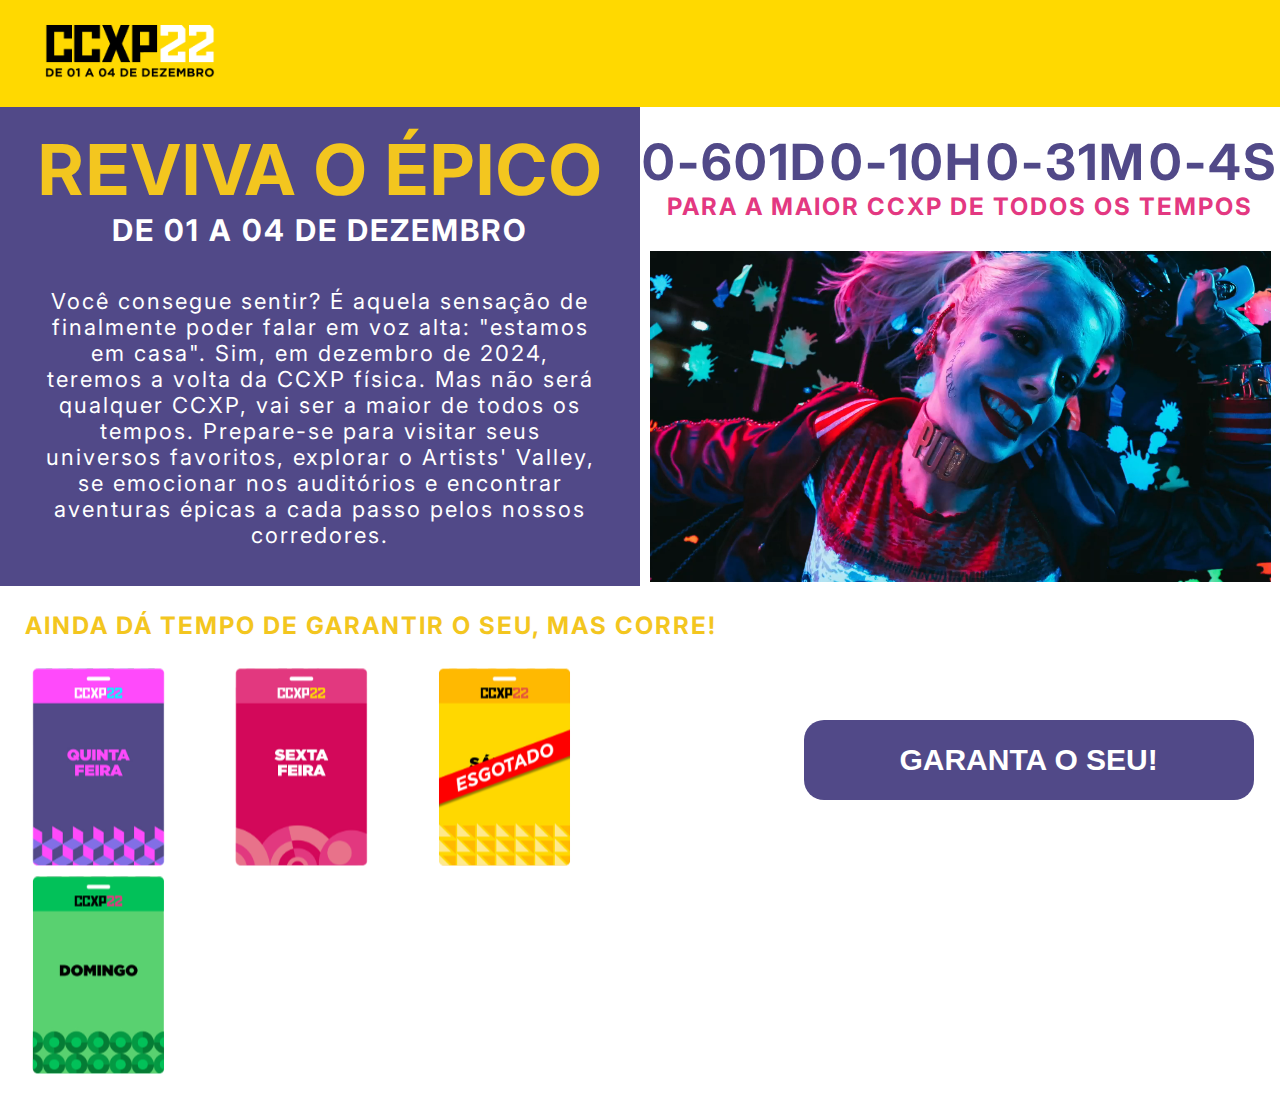
<file: index.html>
<!DOCTYPE html>
<html lang="PT-BR">
<head>
    <meta charset="UTF-8">
    <meta name="viewport" content="width=device-width, initial-scale=1.0">
    <link rel="stylesheet" href="./Style/Visual.css">
    <link rel="preconnect" href="https://fonts.googleapis.com">
    <link rel="preconnect" href="https://fonts.gstatic.com" crossorigin>
    <link href="https://fonts.googleapis.com/css2?family=Inter:wght@100..900&display=swap" rel="stylesheet">
    <title>CCXP</title>
</head>
<body>

    <header>
            
           <a href="https://github.com/petersonfernandocouto" target="_blank"> <img src="./img/logo.svg"></a>
            
    </header>

    <div class="content">

        <div class="information">

            <h1>REVIVA O ÉPICO</h1>
            <h2>DE 01 A 04 DE DEZEMBRO</h2>
<br><br>
            <p>Você consegue sentir? É aquela sensação de <br>finalmente poder falar em voz alta: "estamos <br> em casa". Sim, em dezembro de 2024,<br> teremos a volta da CCXP física. Mas não será <br> qualquer CCXP, vai ser a maior de todos os <br> tempos. Prepare-se para visitar seus <br> universos favoritos, explorar o Artists' Valley, <br> se emocionar nos auditórios e encontrar <br> aventuras épicas a cada passo pelos nossos corredores.</p>

        </div>

        <div class="exhibition">
            
            <div id="time">

                <div>
                    <h1 id="Day"></h1>
                </div>
        
                <div>
                    <h1 id="Hours"></h1>
                </div>
        
                <div>
                    <h1 id="Minutes"></h1>
                </div>
        
                <div>
                    <h1 id="Seconds"></h1>
                </div>
        
            </div>

            <h2>PARA A MAIOR CCXP DE TODOS OS TEMPOS</h2>

            <div class="videoPlay">

                <video autoplay loop>

                    <source src="./img/Arlequina.mp4" type="video/mp4">
                    
                </video>

            </div>

        </div>

    </div>

    <h2 class="TitleBook">AINDA DÁ TEMPO DE GARANTIR O SEU, MAS CORRE!</h2>

    <div class="store">


        <div>

            <img src="./img/img1.svg" onmouseover="VisualBox('#Thursday')" onmouseout="VisualBox('#Thursday')" id="Thursday">
            <img src="./img/img2.svg" onmouseover="VisualBox('#Friday')" onmouseout="VisualBox('#Friday')" id="Friday">
            <img src="./img/img3.svg" onmouseover="VisualBox('#Saturday')" onmouseout="VisualBox('#Saturday')" id="Saturday">
            <img src="./img/img4.svg" onmouseover="VisualBox('#Sunday')" onmouseout="VisualBox('#Sunday')" id="Sunday">

        </div>

        <div>
           <a href="https://www.linkedin.com/in/peterson-fernando-6b3709133/" target="_blank"><button>GARANTA O SEU!</button></a>
        </div>

    </div>

    <script src="./main/script.js"></script>
    
</body>
</html>
</file>
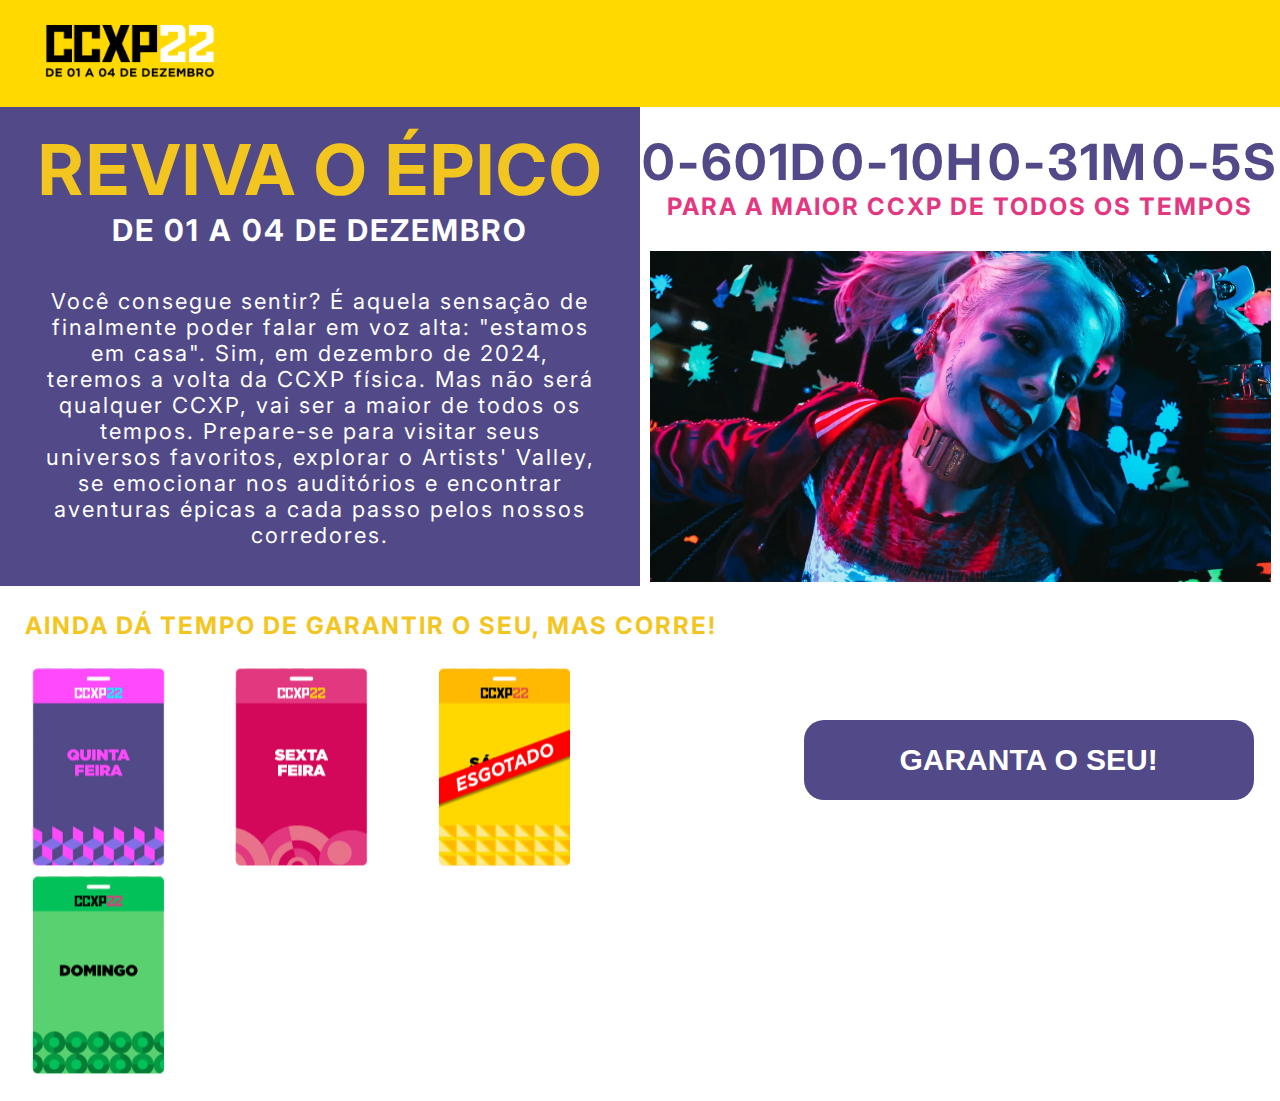
<file: inde.html>
<!DOCTYPE html>
<html lang="PT-BR">
<head>
    <meta charset="UTF-8">
    <meta name="viewport" content="width=device-width, initial-scale=1.0">
    <link rel="stylesheet" href="./Style/Visual.css">
    <link rel="preconnect" href="https://fonts.googleapis.com">
    <link rel="preconnect" href="https://fonts.gstatic.com" crossorigin>
    <link href="https://fonts.googleapis.com/css2?family=Inter:wght@100..900&display=swap" rel="stylesheet">
    <title>CCXP</title>
</head>
<body>

    <header>
            
           <a href="https://github.com/petersonfernandocouto" target="_blank"> <img src="./img/logo.svg"></a>
            
    </header>

    <div class="content">

        <div class="information">

            <h1>REVIVA O ÉPICO</h1>
            <h2>DE 01 A 04 DE DEZEMBRO</h2>
<br><br>
            <p>Você consegue sentir? É aquela sensação de <br>finalmente poder falar em voz alta: "estamos <br> em casa". Sim, em dezembro de 2024,<br> teremos a volta da CCXP física. Mas não será <br> qualquer CCXP, vai ser a maior de todos os <br> tempos. Prepare-se para visitar seus <br> universos favoritos, explorar o Artists' Valley, <br> se emocionar nos auditórios e encontrar <br> aventuras épicas a cada passo pelos nossos corredores.</p>

        </div>

        <div class="exhibition">
            
            <div id="time">

                <div>
                    <h1 id="Day"></h1>
                </div>
        
                <div>
                    <h1 id="Hours"></h1>
                </div>
        
                <div>
                    <h1 id="Minutes"></h1>
                </div>
        
                <div>
                    <h1 id="Seconds"></h1>
                </div>
        
            </div>

            <h2>PARA A MAIOR CCXP DE TODOS OS TEMPOS</h2>

            <div class="videoPlay">

                <video autoplay loop>

                    <source src="./img/Arlequina.mp4" type="video/mp4">
                    
                </video>

            </div>

        </div>

    </div>

    <h2 class="TitleBook">AINDA DÁ TEMPO DE GARANTIR O SEU, MAS CORRE!</h2>

    <div class="store">


        <div>

            <img src="./img/img1.svg">
            <img src="./img/img2.svg">
            <img src="./img/img3.svg">
            <img src="./img/img4.svg">

        </div>

        <div>
           <a href="https://www.linkedin.com/in/peterson-fernando-6b3709133/" target="_blank"><button>GARANTA O SEU!</button></a>
        </div>

    </div>

    <script src="./main/script.js"></script>
    
</body>
</html>
</file>
<file: Style/Visual.css>
*{
    margin: 0;
    padding: 0;
}

body{
    font-family: "Inter", sans-serif;
    font-optical-sizing: auto;
    font-weight: weight;
    font-style: normal;
    font-variation-settings:slnt 0;
    letter-spacing: 2px;
}

header{
    background-color:#FFD900;
    padding: 20px 20px 20px 45px;
}

.content{
    text-align: center;
    display: grid;
    grid-auto-flow: column;
    grid-template-columns: 50% 50%;
    
}

.information{
    color: white;
    background-color: #514988;
    padding: 20px;
}

.information h1{
    font-size: 70px;
    color: #F3C61F;
}

.information h2{
    font-size: 30px;
}

.information p{
    font-size: 22px;
    
}

#time{
    display: grid;
    grid-auto-flow: column;
    padding-top: 25px;
    color: #514988;
    font-size: 25px;
}

.exhibition{
    color:#E33881;
}

.videoPlay video{
    padding-top: 30px;
    width: 97%;
}

.TitleBook{
    margin: 25px;
    color:#F3C61F;
}


.store{
    display: grid;
    grid-auto-flow: column;
    grid-template-columns: 62% 25%;
    margin-bottom: 20px;
}

.store button{
    margin: 55px 10px auto 10px;
    width: 450px;
    height: 80px;
    border: none;
    border-radius: 20px;
    background-color: #514988;
    color: white;
    font-size: 30px;
    font-weight:800;
    cursor: pointer;
}

.store button:hover{
    transform: translateY(-10px);
    transition-duration: 0.5s ;
    box-shadow: 0px 10px 20px rgba(0, 0, 0, 0.548);
    background-color: #6252ce;
    color:#caa6b5;
}

.VisualBox{
    box-shadow: 12px 10px 10px 12px gray;
    cursor: pointer;
}

.colorTicket{
    box-shadow: 10px 10px 10px 10px gray;
}
</file>
